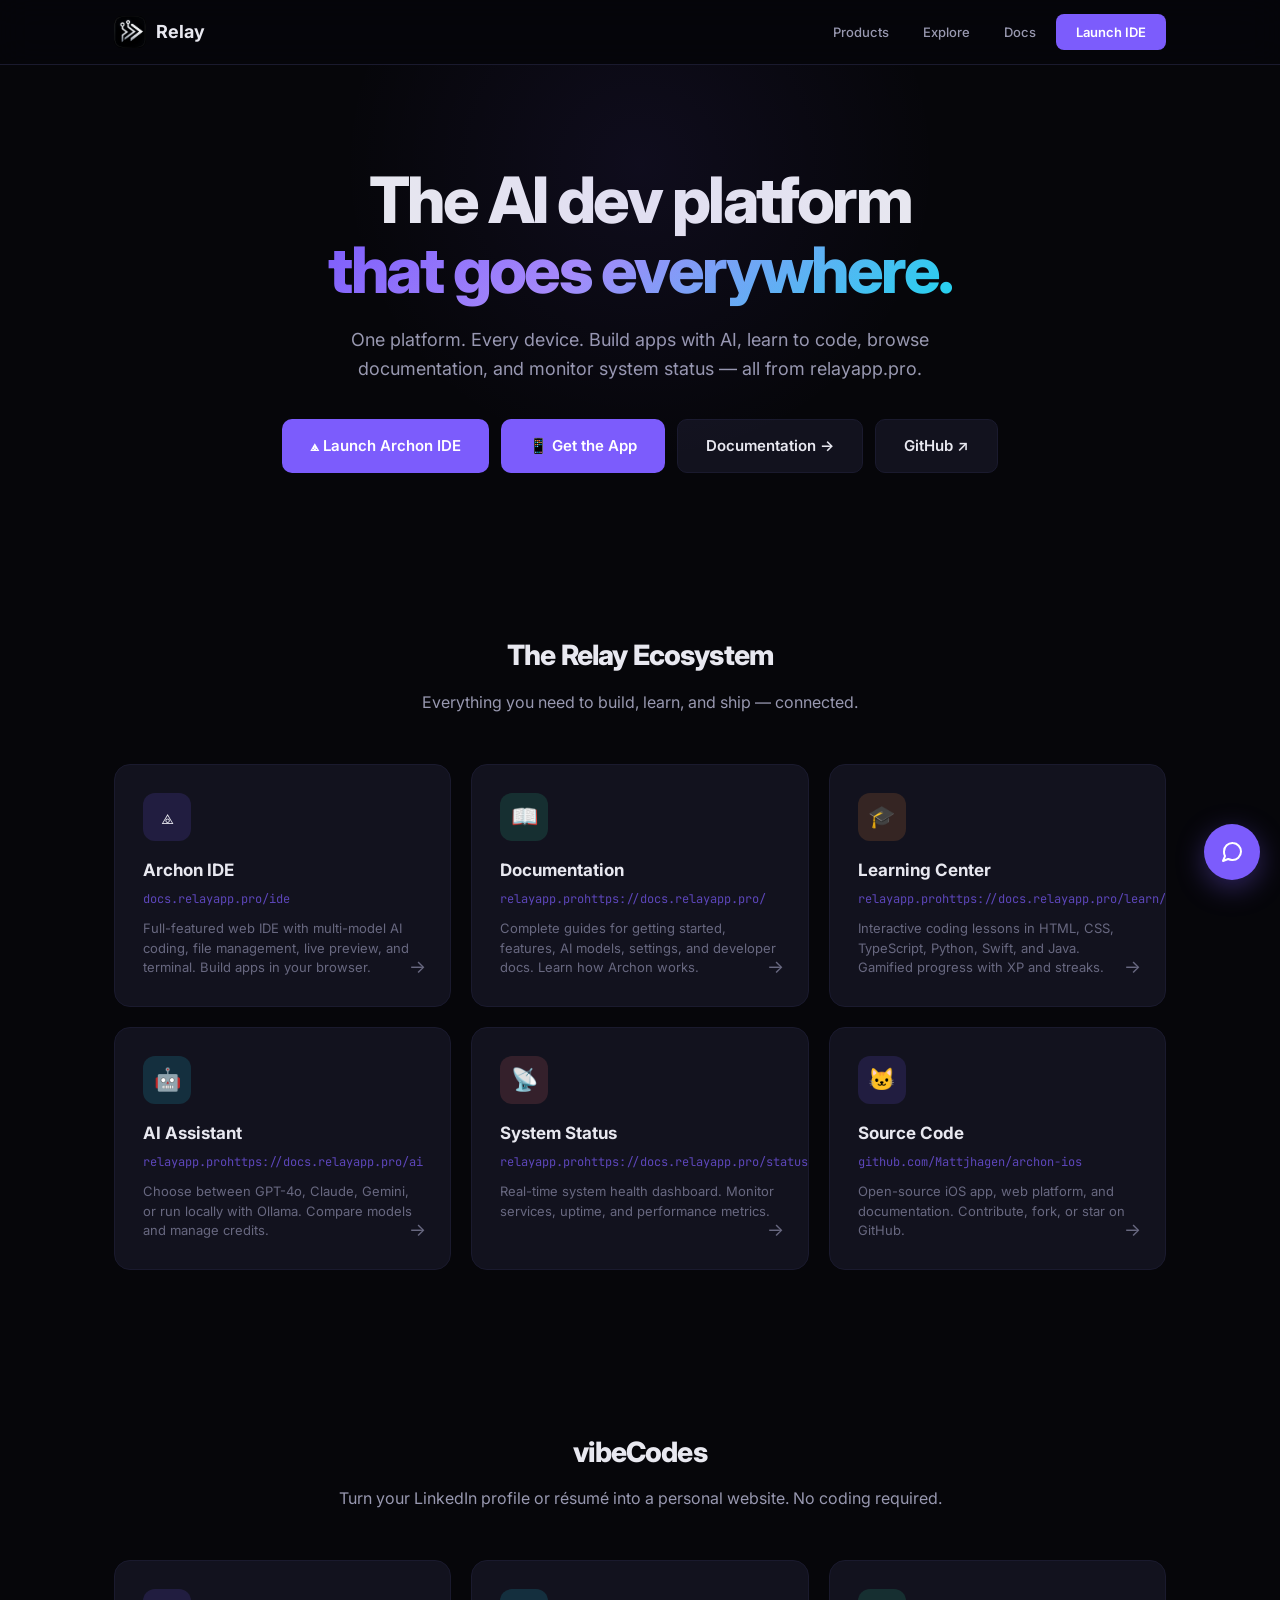
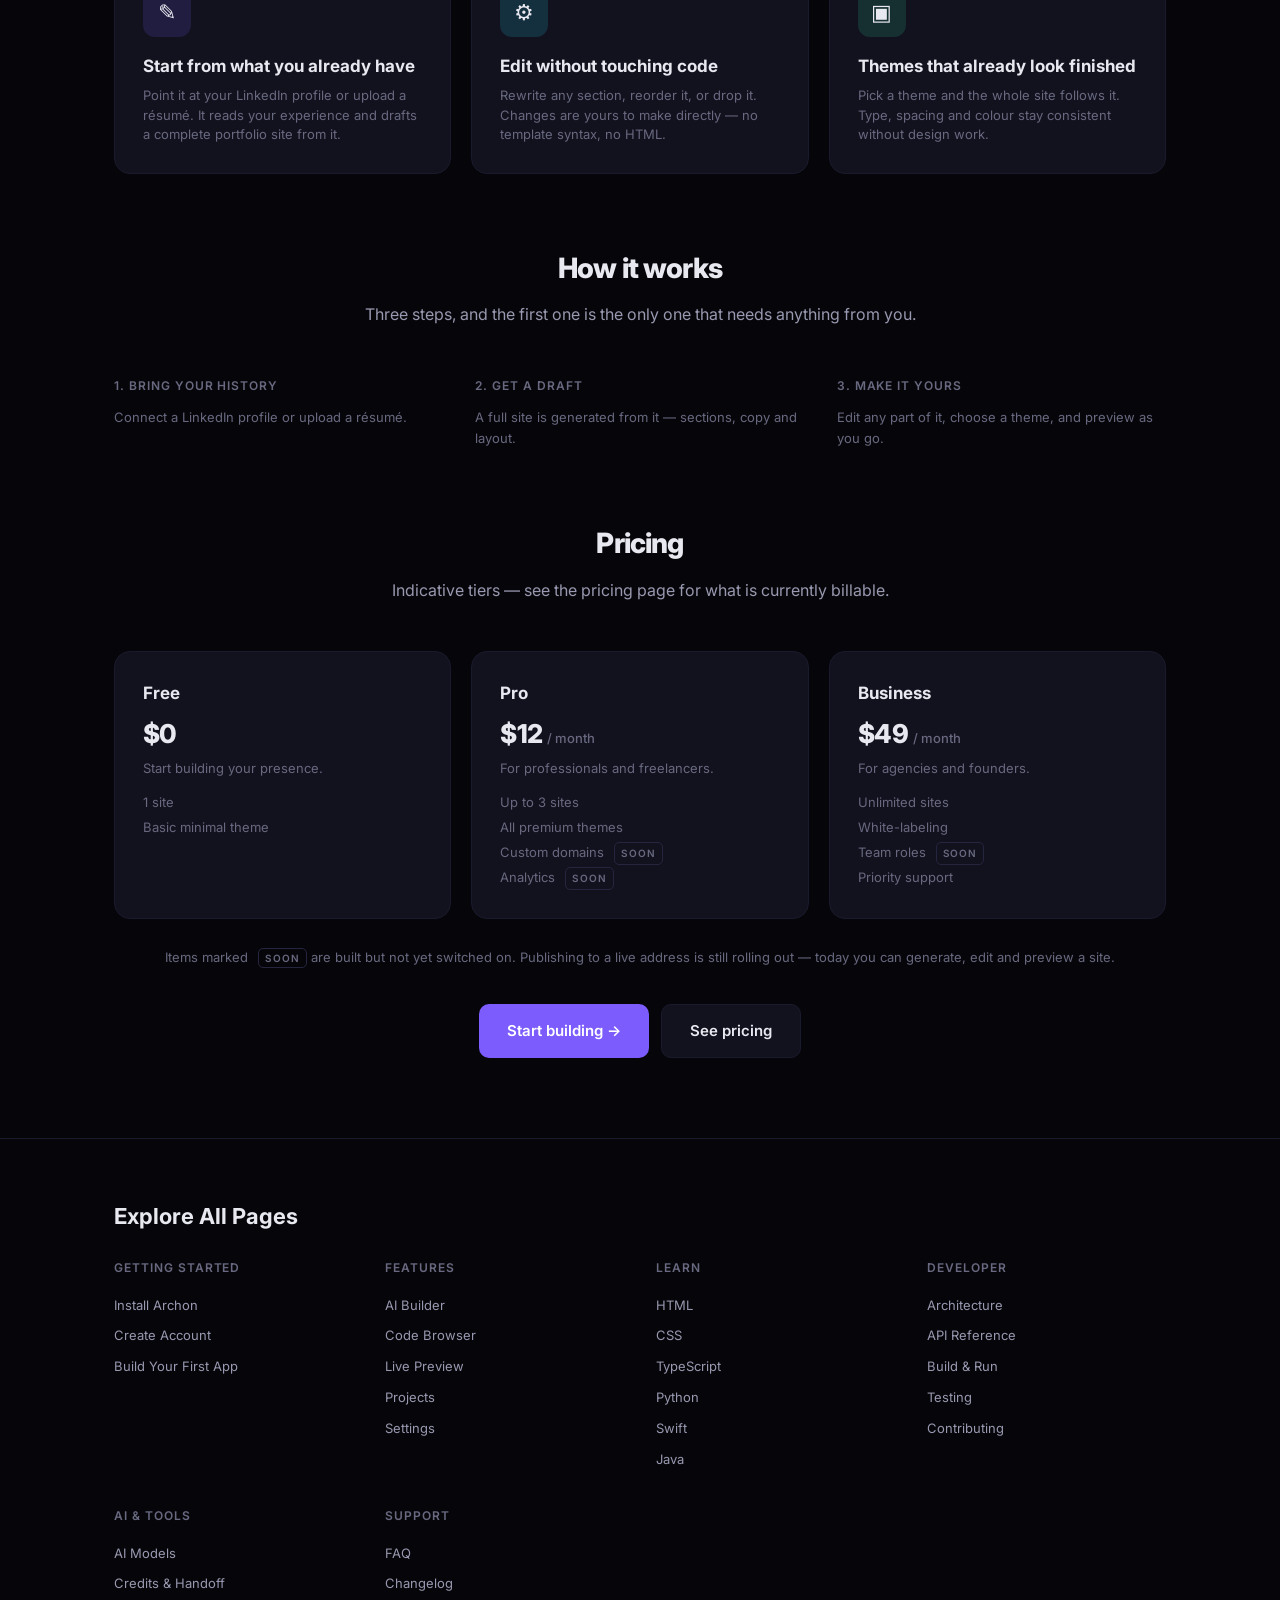
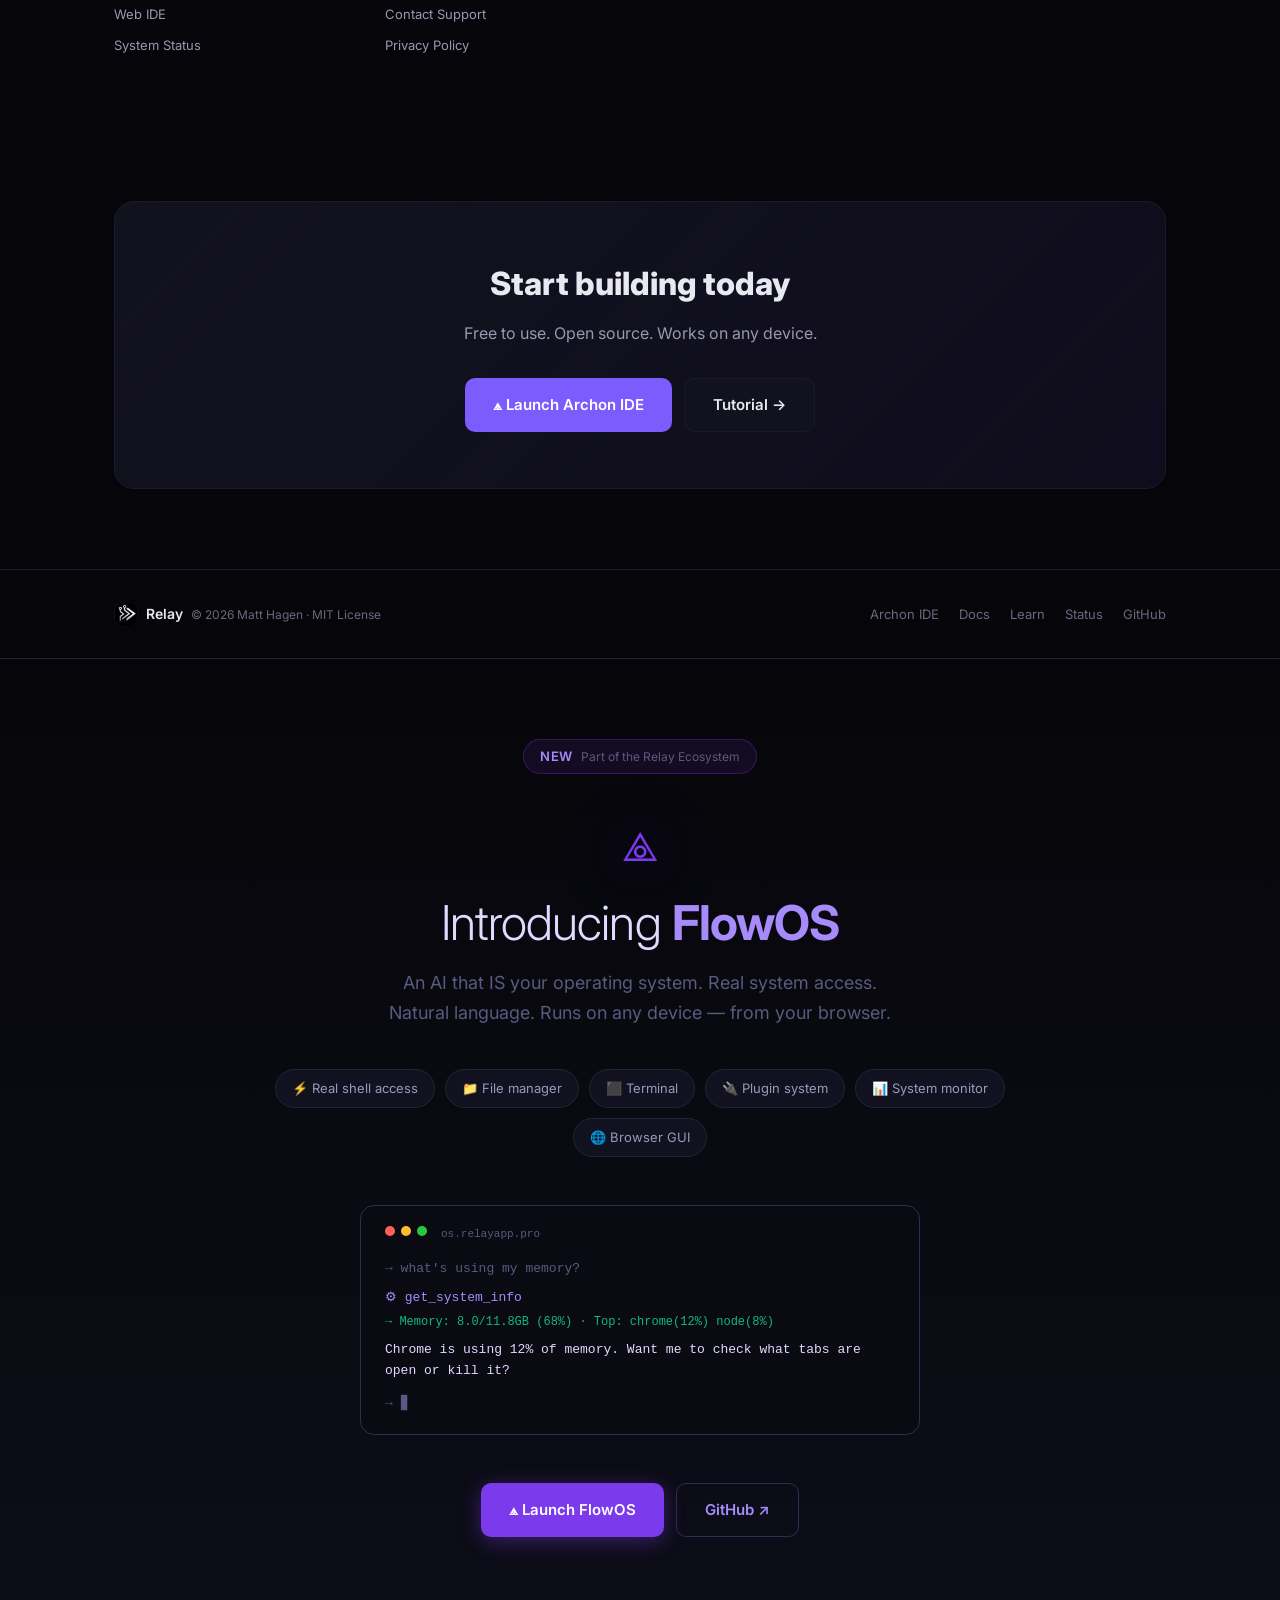
<file: index.html>
<!DOCTYPE html>
<html lang="en">
<head>
    <meta charset="UTF-8">
    <meta name="viewport" content="width=device-width, initial-scale=1.0">
    <title>Relay — AI Development Platform</title>
    <meta name="description" content="Relay is the open-source AI development platform. Build apps with Archon IDE, learn to code, and ship from any device." />
    <meta name="robots" content="index, follow, max-image-preview:large, max-snippet:-1, max-video-preview:-1" />
    <meta name="theme-color" content="#06060a" />
    <link rel="canonical" href="https://relayapp.pro/" />
    <link rel="icon" type="image/png" href="/assets/favicon.png" />
    <link rel="apple-touch-icon" href="/assets/favicon.png" />
    <link rel="manifest" href="/manifest.json" />
    <meta name="apple-mobile-web-app-capable" content="yes" />
    <meta name="apple-mobile-web-app-status-bar-style" content="black-translucent" />
    <meta name="apple-mobile-web-app-title" content="Relay" />
    <link rel="sitemap" type="application/xml" href="/sitemap.xml" />
    <meta property="og:type" content="website" />
    <meta property="og:site_name" content="Relay" />
    <meta property="og:title" content="Relay — AI Development Platform" />
    <meta property="og:description" content="The open-source platform behind Archon. Build apps with AI, learn to code, and ship from any device." />
    <meta property="og:url" content="https://relayapp.pro/" />
    <meta property="og:image" content="https://relayapp.pro/assets/favicon.png" />
    <meta name="twitter:card" content="summary_large_image" />
    <meta name="twitter:title" content="Relay — AI Development Platform" />
    <meta name="twitter:description" content="The open-source platform behind Archon. Build apps with AI, learn to code, and ship from any device." />
    <script type="application/ld+json">
    {
      "@context": "https://schema.org",
      "@graph": [
        {
          "@type": "Organization",
          "@id": "https://relayapp.pro/#organization",
          "name": "Relay",
          "url": "https://relayapp.pro/",
          "logo": "https://relayapp.pro/assets/favicon.png",
          "description": "An open-source AI development platform for coding from any device.",
          "sameAs": [
            "https://github.com/Mattjhagen/Relay",
            "https://github.com/Mattjhagen/archon-ide",
            "https://github.com/Mattjhagen/archon-ios"
          ]
        },
        {
          "@type": "WebSite",
          "@id": "https://relayapp.pro/#website",
          "name": "Relay",
          "url": "https://relayapp.pro/",
          "description": "The Relay AI development platform and home of Archon IDE.",
          "publisher": { "@id": "https://relayapp.pro/#organization" }
        }
      ]
    }
    </script>
    <link rel="preconnect" href="https://fonts.googleapis.com">
    <link rel="preconnect" href="https://fonts.gstatic.com" crossorigin>
    <link href="https://fonts.googleapis.com/css2?family=Inter:wght@400;500;600;700;800&family=JetBrains+Mono:wght@400;500&display=swap" rel="stylesheet">
    <link rel="stylesheet" href="/assets/chat-widget.css">
    <style>
        :root {
            --bg: #06060a;
            --bg2: #0c0c14;
            --bg3: #12121e;
            --border: #1a1a2e;
            --border-light: #252540;
            --text: #e8e8f0;
            --text-dim: #9898b0;
            --text-muted: #686880;
            --accent: #7c5cfc;
            --accent-hover: #9078ff;
            --accent-glow: rgba(124,92,252,0.2);
            --green: #34d399;
            --orange: #fb923c;
            --cyan: #22d3ee;
            --red: #f87171;
            --font: 'Inter', -apple-system, BlinkMacSystemFont, sans-serif;
            --mono: 'JetBrains Mono', monospace;
        }
        *, *::before, *::after { box-sizing: border-box; margin: 0; padding: 0; }
        html { scroll-behavior: smooth; -webkit-font-smoothing: antialiased; }
        body { font-family: var(--font); background: var(--bg); color: var(--text); line-height: 1.6; }
        a { color: var(--accent); text-decoration: none; transition: color 0.2s; }
        a:hover { color: var(--accent-hover); }

        .container { max-width: 1100px; margin: 0 auto; padding: 0 24px; }

        /* Header */
        .site-header { position: sticky; top: 0; z-index: 100; background: rgba(6,6,10,0.9); backdrop-filter: blur(16px); border-bottom: 1px solid var(--border); }
        .nav-container { display: flex; align-items: center; justify-content: space-between; height: 64px; }
        .brand { display: flex; align-items: center; gap: 10px; font-size: 18px; font-weight: 700; color: var(--text); text-decoration: none; }
        .brand-logo { width: 32px; height: 32px; border-radius: 8px; }
        .main-nav { display: flex; align-items: center; gap: 6px; }
        .main-nav a { padding: 8px 14px; border-radius: 8px; font-size: 13px; font-weight: 500; color: var(--text-dim); transition: all 0.15s; }
        .main-nav a:hover { color: var(--text); background: var(--bg3); }
        .main-nav .cta { background: var(--accent); color: #fff; padding: 8px 20px; border-radius: 8px; font-weight: 600; }
        .main-nav .cta:hover { background: var(--accent-hover); color: #fff; }

        /* Hero */
        .hero { padding: 100px 0 80px; text-align: center; position: relative; overflow: hidden; }
        .hero::before { content: ''; position: absolute; top: -200px; left: 50%; transform: translateX(-50%); width: 600px; height: 600px; background: radial-gradient(circle, rgba(124,92,252,0.08) 0%, transparent 70%); pointer-events: none; }
        .hero h1 { font-size: clamp(36px, 6vw, 64px); font-weight: 800; letter-spacing: -0.04em; line-height: 1.1; margin-bottom: 20px; }
        .hero h1 .gradient { background: linear-gradient(135deg, var(--accent) 0%, #a78bfa 40%, var(--cyan) 100%); -webkit-background-clip: text; -webkit-text-fill-color: transparent; background-clip: text; }
        .hero p { font-size: 18px; color: var(--text-dim); max-width: 580px; margin: 0 auto 36px; }
        .hero-actions { display: flex; gap: 12px; justify-content: center; flex-wrap: wrap; }
        .btn { display: inline-flex; align-items: center; gap: 8px; padding: 14px 28px; border-radius: 10px; font-size: 15px; font-weight: 600; cursor: pointer; transition: all 0.2s; text-decoration: none; border: none; font-family: var(--font); }
        .btn-primary { background: var(--accent); color: #fff; }
        .btn-primary:hover { background: var(--accent-hover); color: #fff; box-shadow: 0 0 30px var(--accent-glow); }
        .btn-secondary { background: var(--bg3); color: var(--text); border: 1px solid var(--border); }
        .btn-secondary:hover { border-color: var(--accent); color: var(--text); }

        /* Site Directory */
        .directory { padding: 80px 0; }
        .directory h2 { font-size: 28px; font-weight: 800; letter-spacing: -0.03em; text-align: center; margin-bottom: 12px; }
        .directory .subtitle { text-align: center; color: var(--text-dim); font-size: 16px; margin-bottom: 48px; }
        .site-grid { display: grid; grid-template-columns: repeat(auto-fit, minmax(300px, 1fr)); gap: 20px; }
        .site-card { display: block; background: var(--bg3); border: 1px solid var(--border); border-radius: 16px; padding: 28px; transition: all 0.25s; text-decoration: none; color: inherit; position: relative; overflow: hidden; }
        .site-card::before { content: ''; position: absolute; top: 0; left: 0; right: 0; height: 3px; background: linear-gradient(90deg, var(--accent), var(--cyan)); opacity: 0; transition: opacity 0.25s; }
        .site-card:hover { border-color: var(--accent); transform: translateY(-2px); box-shadow: 0 8px 32px rgba(124,92,252,0.15); }
        .site-card:hover::before { opacity: 1; }
        .site-card .card-icon { width: 48px; height: 48px; border-radius: 12px; display: flex; align-items: center; justify-content: center; font-size: 22px; margin-bottom: 16px; }
        .site-card .card-icon.purple { background: rgba(124,92,252,0.15); }
        .site-card .card-icon.green { background: rgba(52,211,153,0.15); }
        .site-card .card-icon.orange { background: rgba(251,146,60,0.15); }
        .site-card .card-icon.cyan { background: rgba(34,211,238,0.15); }
        .site-card .card-icon.red { background: rgba(248,113,113,0.15); }
        .site-card h3 { font-size: 17px; font-weight: 700; margin-bottom: 6px; color: var(--text); }
        .site-card .url { font-size: 12px; font-family: var(--mono); color: var(--accent); margin-bottom: 10px; opacity: 0.7; }
        .site-card p { font-size: 13px; color: var(--text-muted); line-height: 1.5; }
        .site-card .arrow { position: absolute; bottom: 24px; right: 24px; font-size: 18px; color: var(--text-muted); transition: all 0.2s; }
        .site-card:hover .arrow { color: var(--accent); transform: translateX(4px); }

        /* Quick Links */
        .quick-links { padding: 60px 0; border-top: 1px solid var(--border); }
        .quick-links h2 { font-size: 22px; font-weight: 700; margin-bottom: 24px; }
        .link-columns { display: grid; grid-template-columns: repeat(auto-fit, minmax(200px, 1fr)); gap: 32px; }
        .link-column h4 { font-size: 12px; font-weight: 600; text-transform: uppercase; letter-spacing: 0.08em; color: var(--text-muted); margin-bottom: 12px; }
        .link-column a { display: block; padding: 5px 0; font-size: 13px; color: var(--text-dim); transition: color 0.15s; }
        .link-column a:hover { color: var(--accent); }

        /* CTA */
        .cta { padding: 80px 0; text-align: center; }
        .cta-box { background: linear-gradient(135deg, var(--bg3) 0%, rgba(124,92,252,0.08) 100%); border: 1px solid var(--border); border-radius: 20px; padding: 56px 40px; }
        .cta-box h2 { font-size: 32px; font-weight: 800; margin-bottom: 12px; }
        .cta-box p { color: var(--text-dim); font-size: 16px; margin-bottom: 32px; }


        /* vibeCodes section — composed from the existing tokens above:
           no new fonts, no new colours, no new layout primitives. */
        .vc-price { font-size: 26px; font-weight: 800; letter-spacing: -0.02em; color: var(--text); margin-bottom: 4px; }
        .vc-price span { font-size: 13px; font-weight: 500; color: var(--text-muted); letter-spacing: 0; }
        .vc-list { list-style: none; margin-top: 12px; }
        .vc-list li { font-size: 13px; color: var(--text-muted); line-height: 1.9; }
        .vc-soon { display: inline-block; font-size: 10px; font-weight: 600; text-transform: uppercase; letter-spacing: 0.08em; color: var(--text-muted); border: 1px solid var(--border-light); border-radius: 5px; padding: 1px 6px; margin-left: 6px; vertical-align: middle; }
        .vc-note { text-align: center; font-size: 13px; color: var(--text-muted); margin-top: 28px; }
        .vc-steps { counter-reset: vc; }
        .vc-steps .link-column h4::before { counter-increment: vc; content: counter(vc) ". "; }

        /* Footer */
        .site-footer { border-top: 1px solid var(--border); padding: 32px 0; }
        .footer-container { display: flex; align-items: center; justify-content: space-between; flex-wrap: wrap; gap: 16px; }
        .footer-brand { display: flex; align-items: center; gap: 8px; }
        .footer-logo { width: 24px; height: 24px; border-radius: 6px; }
        .footer-links { display: flex; gap: 20px; }
        .footer-links a { font-size: 13px; color: var(--text-muted); }
        .footer-links a:hover { color: var(--text); }
        .footer-copy { font-size: 12px; color: var(--text-muted); }

        @media (max-width: 768px) {
            .main-nav a:not(.cta) { display: none; }
            .hero { padding: 60px 0 40px; }
            .hero h1 { font-size: 32px; }
            .site-grid { grid-template-columns: 1fr; }
            .cta-box { padding: 32px 24px; }
        }
    </style>
</head>
<body>

<header class="site-header">
    <div class="container nav-container">
        <a href="/" class="brand">
            <img src="/assets/favicon.png" alt="Relay" class="brand-logo">
            <span>Relay</span>
        </a>
        <nav class="main-nav">
            <a href="#products">Products</a>
            <a href="#directory">Explore</a>
            <a href="https://docs.relayapp.pro/">Docs</a>
            <a href="https://docs.relayapp.pro/ide" class="cta" target="_blank">Launch IDE</a>
        </nav>
    </div>
</header>

<main>
    <!-- HERO -->
    <section class="hero">
        <div class="container">
            <h1>The AI dev platform<br><span class="gradient">that goes everywhere.</span></h1>
            <p>One platform. Every device. Build apps with AI, learn to code, browse documentation, and monitor system status — all from relayapp.pro.</p>
            <div class="hero-actions">
                <a href="https://docs.relayapp.pro/ide" class="btn btn-primary" target="_blank">⟁ Launch Archon IDE</a>
                <a href="https://app.relayapp.pro" class="btn btn-primary" target="_blank">📱 Get the App</a>
                <a href="https://docs.relayapp.pro/" class="btn btn-secondary">Documentation →</a>
                <a href="https://github.com/Mattjhagen/Relay" class="btn btn-secondary" target="_blank">GitHub ↗</a>
            </div>
        </div>
    </section>

    <!-- PRODUCT GRID -->
    <section class="directory" id="products">
        <div class="container">
            <h2>The Relay Ecosystem</h2>
            <p class="subtitle">Everything you need to build, learn, and ship — connected.</p>
            <div class="site-grid">
                <a href="https://docs.relayapp.pro/ide" class="site-card" target="_blank">
                    <div class="card-icon purple">⟁</div>
                    <h3>Archon IDE</h3>
                    <div class="url">docs.relayapp.pro/ide</div>
                    <p>Full-featured web IDE with multi-model AI coding, file management, live preview, and terminal. Build apps in your browser.</p>
                    <span class="arrow">→</span>
                </a>
                <a href="https://docs.relayapp.pro/" class="site-card">
                    <div class="card-icon green">📖</div>
                    <h3>Documentation</h3>
                    <div class="url">relayapp.prohttps://docs.relayapp.pro/</div>
                    <p>Complete guides for getting started, features, AI models, settings, and developer docs. Learn how Archon works.</p>
                    <span class="arrow">→</span>
                </a>
                <a href="https://docs.relayapp.pro/learn/" class="site-card">
                    <div class="card-icon orange">🎓</div>
                    <h3>Learning Center</h3>
                    <div class="url">relayapp.prohttps://docs.relayapp.pro/learn/</div>
                    <p>Interactive coding lessons in HTML, CSS, TypeScript, Python, Swift, and Java. Gamified progress with XP and streaks.</p>
                    <span class="arrow">→</span>
                </a>
                <a href="https://docs.relayapp.pro/ai" class="site-card">
                    <div class="card-icon cyan">🤖</div>
                    <h3>AI Assistant</h3>
                    <div class="url">relayapp.prohttps://docs.relayapp.pro/ai</div>
                    <p>Choose between GPT-4o, Claude, Gemini, or run locally with Ollama. Compare models and manage credits.</p>
                    <span class="arrow">→</span>
                </a>
                <a href="https://docs.relayapp.pro/status" class="site-card">
                    <div class="card-icon red">📡</div>
                    <h3>System Status</h3>
                    <div class="url">relayapp.prohttps://docs.relayapp.pro/status</div>
                    <p>Real-time system health dashboard. Monitor services, uptime, and performance metrics.</p>
                    <span class="arrow">→</span>
                </a>
                <a href="https://github.com/Mattjhagen/archon-ios" class="site-card" target="_blank">
                    <div class="card-icon purple">🐱</div>
                    <h3>Source Code</h3>
                    <div class="url">github.com/Mattjhagen/archon-ios</div>
                    <p>Open-source iOS app, web platform, and documentation. Contribute, fork, or star on GitHub.</p>
                    <span class="arrow">→</span>
                </a>
            </div>
        </div>
    </section>

    <!-- VIBECODES -->
    <section class="directory" id="vibecodes">
        <div class="container">
            <h2>vibeCodes</h2>
            <p class="subtitle">Turn your LinkedIn profile or r&eacute;sum&eacute; into a personal website. No coding required.</p>

            <div class="site-grid">
                <div class="site-card">
                    <div class="card-icon purple">&#9998;</div>
                    <h3>Start from what you already have</h3>
                    <p>Point it at your LinkedIn profile or upload a r&eacute;sum&eacute;. It reads your experience and drafts a complete portfolio site from it.</p>
                </div>
                <div class="site-card">
                    <div class="card-icon cyan">&#9881;</div>
                    <h3>Edit without touching code</h3>
                    <p>Rewrite any section, reorder it, or drop it. Changes are yours to make directly &mdash; no template syntax, no HTML.</p>
                </div>
                <div class="site-card">
                    <div class="card-icon green">&#9635;</div>
                    <h3>Themes that already look finished</h3>
                    <p>Pick a theme and the whole site follows it. Type, spacing and colour stay consistent without design work.</p>
                </div>
            </div>

            <h2 style="margin-top:72px">How it works</h2>
            <p class="subtitle">Three steps, and the first one is the only one that needs anything from you.</p>
            <div class="link-columns vc-steps">
                <div class="link-column">
                    <h4>Bring your history</h4>
                    <p style="font-size:13px;color:var(--text-muted);line-height:1.6">Connect a LinkedIn profile or upload a r&eacute;sum&eacute;.</p>
                </div>
                <div class="link-column">
                    <h4>Get a draft</h4>
                    <p style="font-size:13px;color:var(--text-muted);line-height:1.6">A full site is generated from it &mdash; sections, copy and layout.</p>
                </div>
                <div class="link-column">
                    <h4>Make it yours</h4>
                    <p style="font-size:13px;color:var(--text-muted);line-height:1.6">Edit any part of it, choose a theme, and preview as you go.</p>
                </div>
            </div>

            <h2 style="margin-top:72px">Pricing</h2>
            <p class="subtitle">Indicative tiers &mdash; see the pricing page for what is currently billable.</p>
            <div class="site-grid">
                <div class="site-card">
                    <h3>Free</h3>
                    <div class="vc-price">$0</div>
                    <p>Start building your presence.</p>
                    <ul class="vc-list">
                        <li>1 site</li>
                        <li>Basic minimal theme</li>
                    </ul>
                </div>
                <div class="site-card">
                    <h3>Pro</h3>
                    <div class="vc-price">$12 <span>/ month</span></div>
                    <p>For professionals and freelancers.</p>
                    <ul class="vc-list">
                        <li>Up to 3 sites</li>
                        <li>All premium themes</li>
                        <li>Custom domains <span class="vc-soon">Soon</span></li>
                        <li>Analytics <span class="vc-soon">Soon</span></li>
                    </ul>
                </div>
                <div class="site-card">
                    <h3>Business</h3>
                    <div class="vc-price">$49 <span>/ month</span></div>
                    <p>For agencies and founders.</p>
                    <ul class="vc-list">
                        <li>Unlimited sites</li>
                        <li>White-labeling</li>
                        <li>Team roles <span class="vc-soon">Soon</span></li>
                        <li>Priority support</li>
                    </ul>
                </div>
            </div>

            <p class="vc-note">Items marked <span class="vc-soon">Soon</span> are built but not yet switched on. Publishing to a live address is still rolling out &mdash; today you can generate, edit and preview a site.</p>

            <div class="hero-actions" style="margin-top:36px">
                <a href="https://vibecodes.space" class="btn btn-primary">Start building &rarr;</a>
                <a href="https://vibecodes.space/pricing" class="btn btn-secondary">See pricing</a>
            </div>
        </div>
    </section>

    <!-- QUICK LINKS -->
    <section class="quick-links" id="directory">
        <div class="container">
            <h2>Explore All Pages</h2>
            <div class="link-columns">
                <div class="link-column">
                    <h4>Getting Started</h4>
                    <a href="https://docs.relayapp.pro/getting-started/install">Install Archon</a>
                    <a href="https://docs.relayapp.pro/getting-started/create-account">Create Account</a>
                    <a href="https://docs.relayapp.pro/getting-started/first-project">Build Your First App</a>
                </div>
                <div class="link-column">
                    <h4>Features</h4>
                    <a href="https://docs.relayapp.pro/features/ai-builder">AI Builder</a>
                    <a href="https://docs.relayapp.pro/features/code-browser">Code Browser</a>
                    <a href="https://docs.relayapp.pro/features/live-preview">Live Preview</a>
                    <a href="https://docs.relayapp.pro/features/projects">Projects</a>
                    <a href="https://docs.relayapp.pro/features/settings">Settings</a>
                </div>
                <div class="link-column">
                    <h4>Learn</h4>
                    <a href="https://docs.relayapp.pro/learn/html/01-what-is-html">HTML</a>
                    <a href="https://docs.relayapp.pro/learn/css/01-what-is-css">CSS</a>
                    <a href="https://docs.relayapp.pro/learn/typescript/01-what-is-ts">TypeScript</a>
                    <a href="https://docs.relayapp.pro/learn/python/01-what-is-python">Python</a>
                    <a href="https://docs.relayapp.pro/learn/swift/01-what-is-swift">Swift</a>
                    <a href="https://docs.relayapp.pro/learn/java/01-what-is-java">Java</a>
                </div>
                <div class="link-column">
                    <h4>Developer</h4>
                    <a href="https://docs.relayapp.pro/dev-docs/architecture/overview">Architecture</a>
                    <a href="https://docs.relayapp.pro/dev-docs/api/overview">API Reference</a>
                    <a href="https://docs.relayapp.pro/dev-docs/guides/setup">Build & Run</a>
                    <a href="https://docs.relayapp.pro/dev-docs/guides/testing">Testing</a>
                    <a href="https://docs.relayapp.pro/dev-docs/contributing">Contributing</a>
                </div>
                <div class="link-column">
                    <h4>AI & Tools</h4>
                    <a href="https://docs.relayapp.pro/ai-models">AI Models</a>
                    <a href="https://docs.relayapp.pro/ai-credits">Credits & Handoff</a>
                    <a href="https://docs.relayapp.pro/ide">Web IDE</a>
                    <a href="https://docs.relayapp.pro/status">System Status</a>
                </div>
                <div class="link-column">
                    <h4>Support</h4>
                    <a href="https://docs.relayapp.pro/faq">FAQ</a>
                    <a href="https://docs.relayapp.pro/changelog">Changelog</a>
                    <a href="https://docs.relayapp.pro/support">Contact Support</a>
                    <a href="https://docs.relayapp.pro/privacy">Privacy Policy</a>
                </div>
            </div>
        </div>
    </section>

    <!-- CTA -->
    <section class="cta">
        <div class="container">
            <div class="cta-box">
                <h2>Start building today</h2>
                <p>Free to use. Open source. Works on any device.</p>
                <div class="hero-actions">
                    <a href="https://docs.relayapp.pro/ide" class="btn btn-primary" target="_blank">⟁ Launch Archon IDE</a>
                    <a href="https://docs.relayapp.pro/getting-started/first-project" class="btn btn-secondary">Tutorial →</a>
                </div>
            </div>
        </div>
    </section>
</main>

<footer class="site-footer">
    <div class="container footer-container">
        <div class="footer-brand">
            <img src="/assets/favicon.png" alt="Relay" class="footer-logo">
            <span style="font-weight:600;font-size:14px;">Relay</span>
            <span class="footer-copy">© 2026 Matt Hagen · MIT License</span>
        </div>
        <div class="footer-links">
            <a href="https://docs.relayapp.pro/ideapp.pro/" target="_blank">Archon IDE</a>
            <a href="https://docs.relayapp.pro/">Docs</a>
            <a href="https://docs.relayapp.pro/learn/">Learn</a>
            <a href="https://docs.relayapp.pro/status">Status</a>
            <a href="https://github.com/Mattjhagen/Relay" target="_blank">GitHub</a>
        </div>
    </div>
</footer>

<div id="chat-bubble-mount"></div>
<script src="/assets/chat-widget.js" defer></script>
<script>
if ('serviceWorker' in navigator) {
  navigator.serviceWorker.register('/sw.js').catch(function() {});
}
</script>

  <!-- FlowOS Hero Section -->
  <section id="flowos" style="padding:80px 24px;background:linear-gradient(180deg,#06060a 0%,#0d0d18 100%);text-align:center;border-top:1px solid #242438">
    <div style="max-width:800px;margin:0 auto">

      <!-- eyebrow -->
      <div style="display:inline-flex;align-items:center;gap:8px;padding:6px 16px;border-radius:20px;background:rgba(124,58,237,.1);border:1px solid rgba(124,58,237,.3);margin-bottom:32px">
        <span style="color:#a78bfa;font-size:13px;font-weight:600;letter-spacing:.06em;text-transform:uppercase">New</span>
        <span style="color:#5a5a80;font-size:12px">Part of the Relay Ecosystem</span>
      </div>

      <!-- glyph -->
      <div style="font-size:64px;line-height:1;color:#7c3aed;text-shadow:0 0 60px rgba(124,58,237,.6),0 0 120px rgba(124,58,237,.25);margin-bottom:24px">⟁</div>

      <!-- headline -->
      <h2 style="font-size:clamp(28px,5vw,48px);font-weight:300;letter-spacing:-.02em;color:#e2d9ff;margin-bottom:16px;line-height:1.2">
        Introducing <strong style="font-weight:700;color:#a78bfa">FlowOS</strong>
      </h2>
      <p style="font-size:18px;color:#5a5a80;max-width:520px;margin:0 auto 40px;line-height:1.7">
        An AI that IS your operating system. Real system access. Natural language. Runs on any device — from your browser.
      </p>

      <!-- feature pills -->
      <div style="display:flex;flex-wrap:wrap;gap:10px;justify-content:center;margin-bottom:48px">
        <span style="padding:8px 16px;border-radius:20px;background:#111120;border:1px solid #242438;color:#9999bb;font-size:13px">⚡ Real shell access</span>
        <span style="padding:8px 16px;border-radius:20px;background:#111120;border:1px solid #242438;color:#9999bb;font-size:13px">📁 File manager</span>
        <span style="padding:8px 16px;border-radius:20px;background:#111120;border:1px solid #242438;color:#9999bb;font-size:13px">⬛ Terminal</span>
        <span style="padding:8px 16px;border-radius:20px;background:#111120;border:1px solid #242438;color:#9999bb;font-size:13px">🔌 Plugin system</span>
        <span style="padding:8px 16px;border-radius:20px;background:#111120;border:1px solid #242438;color:#9999bb;font-size:13px">📊 System monitor</span>
        <span style="padding:8px 16px;border-radius:20px;background:#111120;border:1px solid #242438;color:#9999bb;font-size:13px">🌐 Browser GUI</span>
      </div>

      <!-- mock terminal preview -->
      <div style="background:#0a0a12;border:1px solid #2e2e50;border-radius:14px;padding:20px 24px;text-align:left;margin-bottom:48px;font-family:monospace;font-size:13px;max-width:560px;margin-left:auto;margin-right:auto;margin-bottom:48px">
        <div style="display:flex;gap:6px;margin-bottom:16px">
          <div style="width:10px;height:10px;border-radius:50%;background:#ff5f57"></div>
          <div style="width:10px;height:10px;border-radius:50%;background:#ffbd2e"></div>
          <div style="width:10px;height:10px;border-radius:50%;background:#28c940"></div>
          <span style="margin-left:8px;color:#5a5a80;font-size:11px">os.relayapp.pro</span>
        </div>
        <div style="color:#5a5a80;margin-bottom:8px">→ what's using my memory?</div>
        <div style="color:#a78bfa;margin-bottom:4px">⚙ get_system_info</div>
        <div style="color:#10b981;margin-bottom:8px;font-size:12px">→ Memory: 8.0/11.8GB (68%) · Top: chrome(12%) node(8%)</div>
        <div style="color:#e2d9ff">Chrome is using 12% of memory. Want me to check what tabs are open or kill it?</div>
        <div style="color:#5a5a80;margin-top:12px">→ <span style="animation:blink 1s infinite">▋</span></div>
      </div>

      <!-- CTA buttons -->
      <div style="display:flex;flex-wrap:wrap;gap:12px;justify-content:center">
        <a href="https://os.relayapp.pro" target="_blank"
           style="display:inline-flex;align-items:center;gap:8px;padding:14px 28px;border-radius:10px;background:#7c3aed;color:#fff;font-weight:600;font-size:15px;text-decoration:none;box-shadow:0 4px 20px rgba(124,58,237,.4);transition:opacity .2s"
           onmouseover="this.style.opacity='.85'" onmouseout="this.style.opacity='1'">
          ⟁ Launch FlowOS
        </a>
        <a href="https://github.com/Mattjhagen/FlowOS-Project-Aquarius" target="_blank"
           style="display:inline-flex;align-items:center;gap:8px;padding:14px 28px;border-radius:10px;background:transparent;color:#a78bfa;font-weight:600;font-size:15px;text-decoration:none;border:1px solid #2e2e50;transition:border-color .2s"
           onmouseover="this.style.borderColor='#7c3aed'" onmouseout="this.style.borderColor='#2e2e50'">
          GitHub ↗
        </a>
      </div>

    </div>
  </section>
  <!-- /FlowOS Hero Section -->

</body>
</html>
</file>
<file: assets/chat-widget.css>
/* Relay chat bubble.
 *
 * Two copies of this file exist and are meant to stay byte-identical:
 * Relay/assets/chat-widget.css (relayapp.pro) and
 * archon-ios/docs/css/shaggoth-widget.css (docs.relayapp.pro). Change one,
 * copy it to the other -- the widget this replaced rotted precisely because
 * each site kept its own fork of it.
 *
 * Both sites use the same palette under different variable names:
 * relayapp.pro sets --bg2/--text/--text-dim, the docs site sets
 * --bg-secondary/--text-primary/--text-secondary. Each lookup tries the Relay
 * name, then the docs name, then a literal -- so the widget tracks whichever
 * site it lands on, and still looks like itself on a page that defines
 * neither.
 */
.relay-chat {
    --rc-bg: var(--bg2, var(--bg-secondary, #0c0c14));
    --rc-bg-raised: var(--bg3, var(--bg-tertiary, #12121e));
    --rc-border: var(--border, #1a1a2e);
    --rc-border-light: var(--border-light, #252540);
    --rc-text: var(--text, var(--text-primary, #e8e8f0));
    --rc-text-dim: var(--text-dim, var(--text-secondary, #9898b0));
    --rc-text-muted: var(--text-muted, #686880);
    --rc-accent: var(--accent, #7c5cfc);
    --rc-accent-hover: var(--accent-hover, #9078ff);
    --rc-green: var(--green, #34d399);
    --rc-red: var(--red, #f87171);
    --rc-font: var(--font, var(--font-sans, 'Inter', -apple-system, BlinkMacSystemFont, sans-serif));

    position: fixed;
    /* Padded for the iPhone home indicator. Without the inset the launcher
       sits under the browser chrome on iOS and is hard to hit. */
    right: max(20px, env(safe-area-inset-right));
    bottom: max(20px, env(safe-area-inset-bottom));
    z-index: 9999;
    display: flex;
    flex-direction: column;
    align-items: flex-end;
    gap: 12px;
    font-family: var(--rc-font);
    line-height: 1.5;
}

.relay-chat *,
.relay-chat *::before,
.relay-chat *::after { box-sizing: border-box; }

/* ---------------------------------------------------------------- launcher */

.relay-chat-launcher {
    width: 56px;
    height: 56px;
    border-radius: 50%;
    border: none;
    background: var(--rc-accent);
    color: #fff;
    cursor: pointer;
    display: flex;
    align-items: center;
    justify-content: center;
    box-shadow: 0 8px 28px rgba(124, 92, 252, 0.35);
    transition: transform 0.2s, background 0.2s, box-shadow 0.2s;
    /* The launcher is last in the DOM but visually anchors the widget, so it
       keeps its own stacking context above the panel's shadow. */
    position: relative;
    z-index: 1;
    flex-shrink: 0;
}

.relay-chat-launcher:hover { background: var(--rc-accent-hover); transform: translateY(-2px); }
.relay-chat-launcher:focus-visible { outline: 2px solid var(--rc-accent-hover); outline-offset: 3px; }
.relay-chat-launcher svg { width: 24px; height: 24px; display: block; }
.relay-chat-launcher .relay-chat-icon-close { display: none; }
.relay-chat.is-open .relay-chat-launcher .relay-chat-icon-open { display: none; }
.relay-chat.is-open .relay-chat-launcher .relay-chat-icon-close { display: block; }

/* Unread marker for a proactive opener the visitor has not looked at yet. */
.relay-chat-launcher .relay-chat-dot {
    position: absolute;
    top: 4px;
    right: 4px;
    width: 12px;
    height: 12px;
    border-radius: 50%;
    background: var(--rc-green);
    border: 2px solid var(--rc-bg);
    display: none;
}
.relay-chat.has-unread .relay-chat-launcher .relay-chat-dot { display: block; }

/* ------------------------------------------------------------------- panel */

.relay-chat-panel {
    width: 380px;
    max-width: calc(100vw - 32px);
    height: 520px;
    max-height: min(70vh, 620px);
    background: var(--rc-bg);
    border: 1px solid var(--rc-border);
    border-radius: 16px;
    box-shadow: 0 24px 64px rgba(0, 0, 0, 0.55);
    display: flex;
    flex-direction: column;
    overflow: hidden;
    /* display:none rather than visibility so the panel is out of the tab order
       entirely while closed. */
    display: none;
    opacity: 0;
    transform: translateY(8px);
    transition: opacity 0.18s ease, transform 0.18s ease;
}

.relay-chat.is-open .relay-chat-panel { display: flex; }
.relay-chat.is-visible .relay-chat-panel { opacity: 1; transform: translateY(0); }

.relay-chat-header {
    display: flex;
    align-items: center;
    gap: 10px;
    padding: 14px 16px;
    border-bottom: 1px solid var(--rc-border);
    background: var(--rc-bg-raised);
    flex-shrink: 0;
}

.relay-chat-avatar {
    width: 32px;
    height: 32px;
    border-radius: 9px;
    background: linear-gradient(135deg, var(--rc-accent), #22d3ee);
    display: flex;
    align-items: center;
    justify-content: center;
    font-size: 15px;
    font-weight: 700;
    color: #fff;
    flex-shrink: 0;
}

.relay-chat-titles { min-width: 0; flex: 1; }
.relay-chat-title { font-size: 14px; font-weight: 700; color: var(--rc-text); letter-spacing: -0.01em; }
.relay-chat-status { display: flex; align-items: center; gap: 6px; font-size: 11px; color: var(--rc-text-muted); }
.relay-chat-status .relay-chat-status-dot {
    width: 6px;
    height: 6px;
    border-radius: 50%;
    background: var(--rc-text-muted);
    flex-shrink: 0;
}
.relay-chat[data-state="online"] .relay-chat-status-dot { background: var(--rc-green); }
.relay-chat[data-state="offline"] .relay-chat-status-dot { background: var(--rc-red); }

.relay-chat-action {
    background: transparent;
    border: 1px solid transparent;
    color: var(--rc-text-muted);
    font-family: inherit;
    font-size: 11px;
    padding: 5px 9px;
    border-radius: 7px;
    cursor: pointer;
    transition: color 0.15s, border-color 0.15s, background 0.15s;
}
.relay-chat-action:hover { color: var(--rc-text); background: var(--rc-bg); border-color: var(--rc-border-light); }
.relay-chat-action:focus-visible { outline: 2px solid var(--rc-accent); outline-offset: 1px; }

/* ---------------------------------------------------------------- messages */

.relay-chat-log {
    flex: 1;
    overflow-y: auto;
    overscroll-behavior: contain;
    padding: 16px;
    display: flex;
    flex-direction: column;
    gap: 12px;
    scrollbar-width: thin;
    scrollbar-color: var(--rc-border-light) transparent;
}
.relay-chat-log::-webkit-scrollbar { width: 8px; }
.relay-chat-log::-webkit-scrollbar-thumb { background: var(--rc-border-light); border-radius: 4px; }

.relay-chat-msg { max-width: 85%; display: flex; flex-direction: column; gap: 4px; }
.relay-chat-msg-user { align-self: flex-end; align-items: flex-end; }
.relay-chat-msg-bot { align-self: flex-start; }

.relay-chat-bubble {
    padding: 10px 13px;
    border-radius: 14px;
    font-size: 13.5px;
    color: var(--rc-text);
    /* Replies arrive as plain text with real newlines and are inserted as
       text nodes, never as HTML. pre-wrap is what keeps their line breaks. */
    white-space: pre-wrap;
    overflow-wrap: anywhere;
}
.relay-chat-msg-user .relay-chat-bubble { background: var(--rc-accent); color: #fff; border-bottom-right-radius: 5px; }
.relay-chat-msg-bot .relay-chat-bubble { background: var(--rc-bg-raised); border: 1px solid var(--rc-border); border-bottom-left-radius: 5px; }
.relay-chat-msg-error .relay-chat-bubble { border-color: rgba(248, 113, 113, 0.4); color: var(--rc-text-dim); }

.relay-chat-meta { font-size: 10px; color: var(--rc-text-muted); letter-spacing: 0.04em; text-transform: uppercase; padding: 0 4px; }

.relay-chat-typing { display: flex; gap: 4px; padding: 4px 2px; }
.relay-chat-typing span {
    width: 6px;
    height: 6px;
    border-radius: 50%;
    background: var(--rc-text-muted);
    animation: relay-chat-blink 1.3s infinite ease-in-out;
}
.relay-chat-typing span:nth-child(2) { animation-delay: 0.18s; }
.relay-chat-typing span:nth-child(3) { animation-delay: 0.36s; }
@keyframes relay-chat-blink { 0%, 60%, 100% { opacity: 0.25; } 30% { opacity: 1; } }

/* ------------------------------------------------------------------- input */

.relay-chat-suggestions { display: flex; flex-wrap: wrap; gap: 6px; padding: 0 16px 12px; }
.relay-chat-suggestion {
    background: var(--rc-bg-raised);
    border: 1px solid var(--rc-border);
    color: var(--rc-text-dim);
    font-family: inherit;
    font-size: 11.5px;
    padding: 6px 11px;
    border-radius: 999px;
    cursor: pointer;
    transition: color 0.15s, border-color 0.15s;
}
.relay-chat-suggestion:hover { color: var(--rc-text); border-color: var(--rc-accent); }
.relay-chat-suggestion:focus-visible { outline: 2px solid var(--rc-accent); outline-offset: 1px; }

.relay-chat-form {
    display: flex;
    gap: 8px;
    padding: 12px 16px;
    border-top: 1px solid var(--rc-border);
    background: var(--rc-bg-raised);
    flex-shrink: 0;
}

.relay-chat-input {
    flex: 1;
    min-width: 0;
    background: var(--rc-bg);
    border: 1px solid var(--rc-border);
    border-radius: 10px;
    padding: 10px 12px;
    color: var(--rc-text);
    font-family: inherit;
    /* 16px stops iOS Safari from zooming the page on focus. */
    font-size: 16px;
    transition: border-color 0.15s;
}
.relay-chat-input::placeholder { color: var(--rc-text-muted); }
.relay-chat-input:focus { outline: none; border-color: var(--rc-accent); }

.relay-chat-send {
    background: var(--rc-accent);
    color: #fff;
    border: none;
    border-radius: 10px;
    width: 42px;
    display: flex;
    align-items: center;
    justify-content: center;
    cursor: pointer;
    transition: background 0.15s, opacity 0.15s;
    flex-shrink: 0;
}
.relay-chat-send:hover:not(:disabled) { background: var(--rc-accent-hover); }
.relay-chat-send:disabled { opacity: 0.45; cursor: default; }
.relay-chat-send:focus-visible { outline: 2px solid var(--rc-accent-hover); outline-offset: 2px; }
.relay-chat-send svg { width: 17px; height: 17px; display: block; }

.relay-chat-footnote {
    padding: 0 16px 10px;
    font-size: 10.5px;
    color: var(--rc-text-muted);
    text-align: center;
    background: var(--rc-bg-raised);
}
.relay-chat-footnote a { color: var(--rc-text-dim); text-decoration: none; }
.relay-chat-footnote a:hover { color: var(--rc-accent); }

/* ------------------------------------------------------------------ mobile */

@media (max-width: 480px) {
    .relay-chat { right: 12px; bottom: max(12px, env(safe-area-inset-bottom)); left: 12px; align-items: flex-end; }
    .relay-chat-panel { width: 100%; max-width: none; height: min(72vh, 560px); }
}

/* A widget that slides and pulses is exactly the kind of motion people turn
   off. Honour the preference rather than making it their problem. */
@media (prefers-reduced-motion: reduce) {
    .relay-chat-panel,
    .relay-chat-launcher,
    .relay-chat-send,
    .relay-chat-suggestion { transition: none; }
    .relay-chat-panel { transform: none; }
    .relay-chat-typing span { animation: none; opacity: 0.6; }
}
</file>
